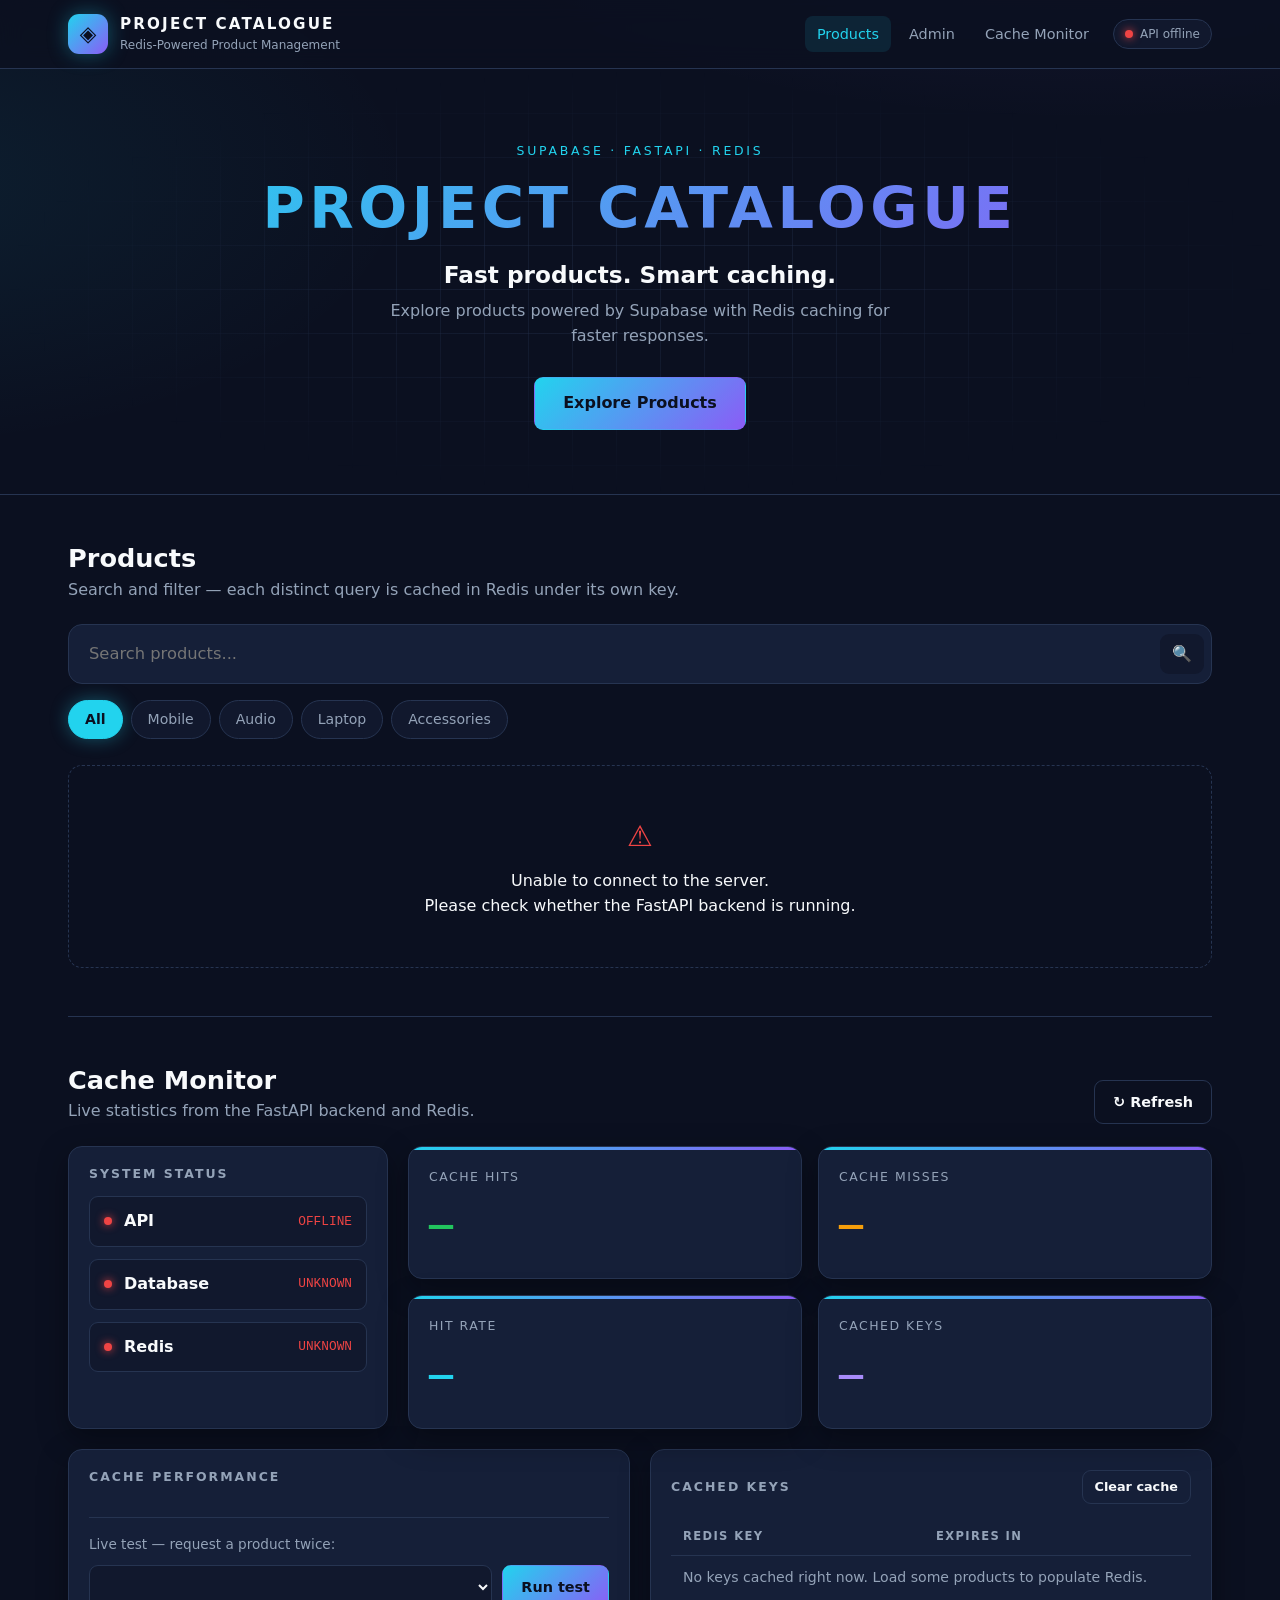
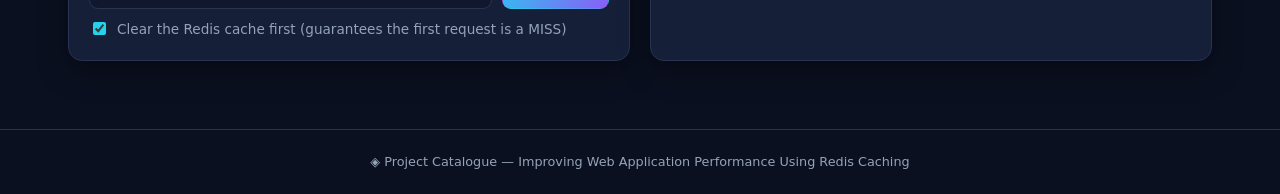
<file: frontend/index.html>
<!DOCTYPE html>
<html lang="en">
<head>
  <meta charset="UTF-8">
  <meta name="viewport" content="width=device-width, initial-scale=1.0">
  <title>Project Catalogue — Products</title>
  <link rel="stylesheet" href="css/style.css">
</head>
<body data-page="products">

  <header class="site-header">
    <div class="container header-inner">
      <a href="index.html" class="brand">
        <span class="brand-logo">◈</span>
        <span class="brand-text">
          <span class="brand-name">PROJECT CATALOGUE</span>
          <span class="brand-sub">Redis-Powered Product Management</span>
        </span>
      </a>
      <nav class="nav">
        <a href="index.html#products" data-nav="products">Products</a>
        <a href="admin.html" data-nav="admin">Admin</a>
        <a href="index.html#cache-monitor" data-nav="cache">Cache Monitor</a>
        <span class="status-pill" id="header-status" title="Backend status">
          <span class="dot"></span><span class="label">Checking…</span>
        </span>
      </nav>
    </div>
  </header>

  <section class="hero">
    <div class="container hero-inner">
      <p class="eyebrow">Supabase · FastAPI · Redis</p>
      <h1>PROJECT CATALOGUE</h1>
      <p class="hero-tagline">Fast products. Smart caching.</p>
      <p class="hero-copy">Explore products powered by Supabase with Redis caching for faster responses.</p>
      <a href="#products" class="btn btn-primary btn-lg">Explore Products</a>
    </div>
  </section>

  <main class="container">

    <!-- ============ PRODUCTS ============ -->
    <section id="products" class="section">
      <div class="section-head">
        <div>
          <h2>Products</h2>
          <p class="muted">Search and filter — each distinct query is cached in Redis under its own key.</p>
        </div>
        <div class="cache-strip" id="list-cache" hidden></div>
      </div>

      <form class="search-bar" id="search-form" role="search">
        <input type="search" id="search-input" placeholder="Search products..." autocomplete="off" aria-label="Search products">
        <button type="submit" class="search-btn" aria-label="Search">🔍</button>
      </form>

      <div class="filters" id="category-filters" role="tablist" aria-label="Category filters"></div>

      <div class="product-grid" id="product-grid"></div>
    </section>

    <!-- ============ CACHE MONITOR ============ -->
    <section id="cache-monitor" class="section">
      <div class="section-head">
        <div>
          <h2>Cache Monitor</h2>
          <p class="muted">Live statistics from the FastAPI backend and Redis.</p>
        </div>
        <button class="btn btn-ghost" id="refresh-stats">↻ Refresh</button>
      </div>

      <div class="monitor-layout">
        <div class="panel">
          <h3 class="panel-title">System Status</h3>
          <ul class="status-list" id="system-status">
            <li><span class="dot"></span><span class="status-name">API</span><span class="status-value">—</span></li>
            <li><span class="dot"></span><span class="status-name">Database</span><span class="status-value">—</span></li>
            <li><span class="dot"></span><span class="status-name">Redis</span><span class="status-value">—</span></li>
          </ul>
        </div>

        <div class="stats-grid" id="stats-grid">
          <div class="stat-card"><span class="stat-label">Cache Hits</span><span class="stat-value hit" data-stat="hits">—</span></div>
          <div class="stat-card"><span class="stat-label">Cache Misses</span><span class="stat-value miss" data-stat="misses">—</span></div>
          <div class="stat-card"><span class="stat-label">Hit Rate</span><span class="stat-value accent" data-stat="hit_rate">—</span></div>
          <div class="stat-card"><span class="stat-label">Cached Keys</span><span class="stat-value violet" data-stat="cached_keys">—</span></div>
        </div>
      </div>

      <div class="monitor-layout two">
        <div class="panel">
          <div class="panel-head">
            <h3 class="panel-title">Cache Performance</h3>
          </div>
          <div id="perf-demo" class="perf-demo"></div>
          <div class="perf-controls">
            <label for="perf-product" class="muted small">Live test — request a product twice:</label>
            <div class="perf-row">
              <select id="perf-product" class="input"></select>
              <button class="btn btn-primary" id="run-test">Run test</button>
            </div>
            <label class="check small">
              <input type="checkbox" id="perf-flush" checked>
              Clear the Redis cache first (guarantees the first request is a MISS)
            </label>
          </div>
        </div>

        <div class="panel">
          <div class="panel-head">
            <h3 class="panel-title">Cached Keys <span class="muted small" id="ttl-info"></span></h3>
            <button class="btn btn-ghost btn-sm btn-danger-ghost" id="flush-cache">Clear cache</button>
          </div>
          <div class="keys-wrap">
            <table class="keys-table">
              <thead><tr><th>Redis key</th><th>Expires in</th></tr></thead>
              <tbody id="keys-body"></tbody>
            </table>
          </div>
        </div>
      </div>
    </section>
  </main>

  <footer class="site-footer">
    <div class="container">◈ Project Catalogue — Improving Web Application Performance Using Redis Caching</div>
  </footer>

  <div class="toast" id="toast" role="status" aria-live="polite"></div>

  <script src="js/config.js"></script>
  <script src="js/app.js"></script>
</body>
</html>
</file>
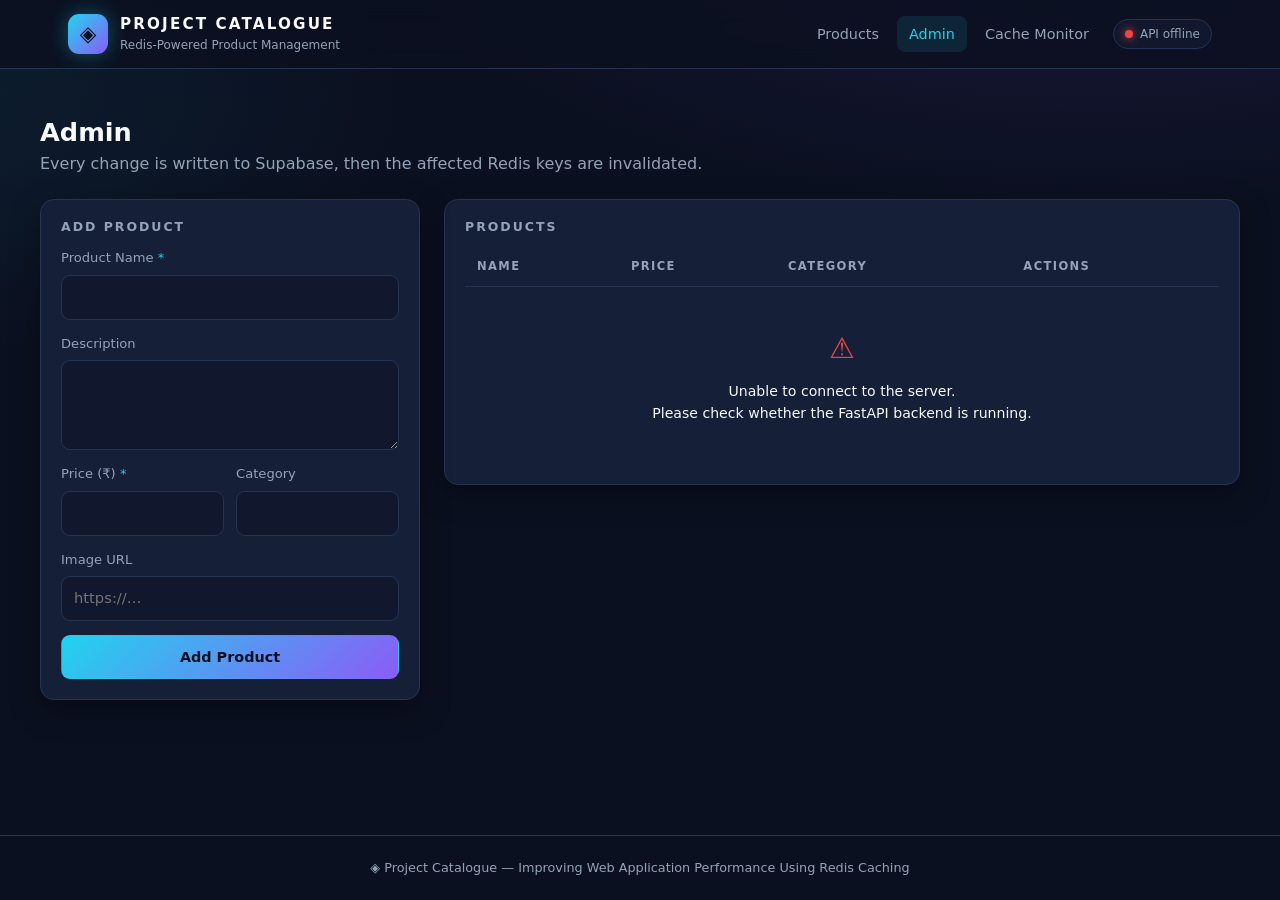
<file: frontend/admin.html>
<!DOCTYPE html>
<html lang="en">
<head>
  <meta charset="UTF-8">
  <meta name="viewport" content="width=device-width, initial-scale=1.0">
  <title>Project Catalogue — Admin</title>
  <link rel="stylesheet" href="css/style.css">
</head>
<body data-page="admin">

  <header class="site-header">
    <div class="container header-inner">
      <a href="index.html" class="brand">
        <span class="brand-logo">◈</span>
        <span class="brand-text">
          <span class="brand-name">PROJECT CATALOGUE</span>
          <span class="brand-sub">Redis-Powered Product Management</span>
        </span>
      </a>
      <nav class="nav">
        <a href="index.html#products" data-nav="products">Products</a>
        <a href="admin.html" data-nav="admin">Admin</a>
        <a href="index.html#cache-monitor" data-nav="cache">Cache Monitor</a>
        <span class="status-pill" id="header-status" title="Backend status">
          <span class="dot"></span><span class="label">Checking…</span>
        </span>
      </nav>
    </div>
  </header>

  <main class="container section">
    <div class="section-head">
      <div>
        <h2>Admin</h2>
        <p class="muted">Every change is written to Supabase, then the affected Redis keys are invalidated.</p>
      </div>
    </div>

    <div class="admin-layout">
      <form class="panel admin-form" id="product-form" novalidate>
        <h3 class="panel-title" id="form-title">Add Product</h3>
        <input type="hidden" id="product-id">

        <label class="field">
          <span>Product Name <em>*</em></span>
          <input class="input" id="name" maxlength="100" required>
        </label>

        <label class="field">
          <span>Description</span>
          <textarea class="input" id="description" rows="3"></textarea>
        </label>

        <div class="field-row">
          <label class="field">
            <span>Price (₹) <em>*</em></span>
            <input class="input" id="price" type="number" min="0" step="0.01" required>
          </label>
          <label class="field">
            <span>Category</span>
            <input class="input" id="category" maxlength="50" list="category-options">
            <datalist id="category-options">
              <option value="Mobile"></option>
              <option value="Audio"></option>
              <option value="Laptop"></option>
              <option value="Accessories"></option>
            </datalist>
          </label>
        </div>

        <label class="field">
          <span>Image URL</span>
          <input class="input" id="image_url" type="url" placeholder="https://…">
        </label>

        <p class="form-error" id="form-error" hidden></p>

        <div class="form-actions">
          <button type="submit" class="btn btn-primary" id="submit-btn">Add Product</button>
          <button type="button" class="btn btn-ghost" id="cancel-edit" hidden>Cancel</button>
        </div>

        <div class="invalidation" id="invalidation" hidden></div>
      </form>

      <div class="panel table-panel">
        <div class="panel-head">
          <h3 class="panel-title">Products</h3>
          <div class="cache-strip" id="list-cache" hidden></div>
        </div>
        <div class="table-wrap">
          <table class="product-table">
            <thead>
              <tr><th>Name</th><th>Price</th><th>Category</th><th class="actions-col">Actions</th></tr>
            </thead>
            <tbody id="product-rows"></tbody>
          </table>
        </div>
      </div>
    </div>
  </main>

  <footer class="site-footer">
    <div class="container">◈ Project Catalogue — Improving Web Application Performance Using Redis Caching</div>
  </footer>

  <div class="toast" id="toast" role="status" aria-live="polite"></div>

  <script src="js/config.js"></script>
  <script src="js/app.js"></script>
  <script src="js/admin.js"></script>
</body>
</html>
</file>
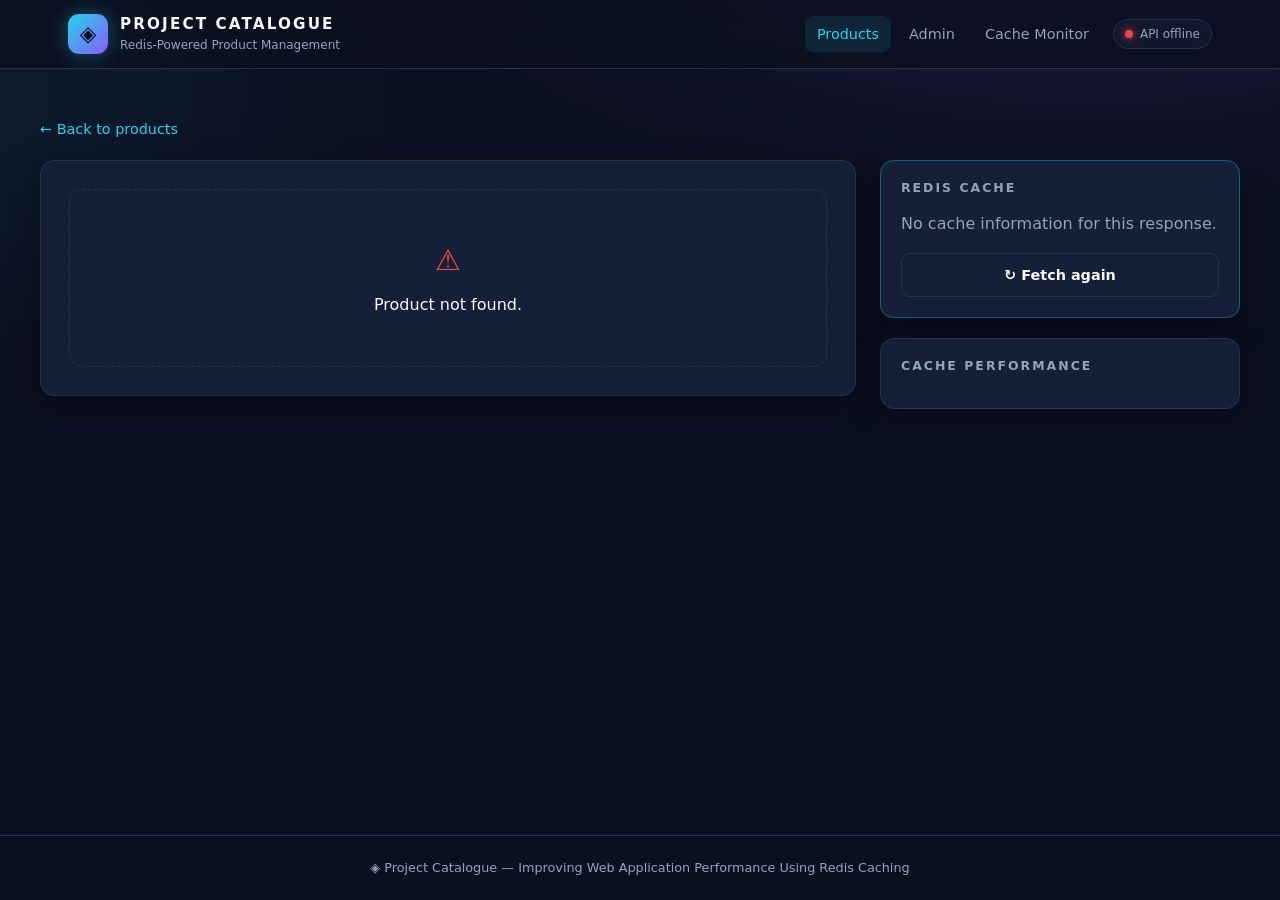
<file: frontend/product.html>
<!DOCTYPE html>
<html lang="en">
<head>
  <meta charset="UTF-8">
  <meta name="viewport" content="width=device-width, initial-scale=1.0">
  <title>Project Catalogue — Product</title>
  <link rel="stylesheet" href="css/style.css">
</head>
<body data-page="product">

  <header class="site-header">
    <div class="container header-inner">
      <a href="index.html" class="brand">
        <span class="brand-logo">◈</span>
        <span class="brand-text">
          <span class="brand-name">PROJECT CATALOGUE</span>
          <span class="brand-sub">Redis-Powered Product Management</span>
        </span>
      </a>
      <nav class="nav">
        <a href="index.html#products" data-nav="products">Products</a>
        <a href="admin.html" data-nav="admin">Admin</a>
        <a href="index.html#cache-monitor" data-nav="cache">Cache Monitor</a>
        <span class="status-pill" id="header-status" title="Backend status">
          <span class="dot"></span><span class="label">Checking…</span>
        </span>
      </nav>
    </div>
  </header>

  <main class="container section">
    <a href="index.html#products" class="back-link">← Back to products</a>

    <div class="detail-layout">
      <article class="panel detail-card" id="product-detail"></article>

      <aside class="detail-side">
        <div class="panel cache-card" id="cache-card">
          <h3 class="panel-title">Redis Cache</h3>
          <div class="cache-card-body" id="cache-card-body">
            <p class="muted">Waiting for the first request…</p>
          </div>
          <button class="btn btn-ghost btn-block" id="refetch">↻ Fetch again</button>
        </div>

        <div class="panel">
          <h3 class="panel-title">Cache Performance</h3>
          <div id="perf-demo" class="perf-demo"></div>
        </div>
      </aside>
    </div>
  </main>

  <footer class="site-footer">
    <div class="container">◈ Project Catalogue — Improving Web Application Performance Using Redis Caching</div>
  </footer>

  <div class="toast" id="toast" role="status" aria-live="polite"></div>

  <script src="js/config.js"></script>
  <script src="js/app.js"></script>
  <script src="js/product.js"></script>
</body>
</html>
</file>
<file: frontend/css/style.css>
/* =====================================================================
   Project Catalogue — dark technical dashboard theme
   ===================================================================== */

:root {
  --bg: #0B1020;
  --bg-2: #11182D;
  --card: #151F38;
  --cyan: #22D3EE;
  --violet: #8B5CF6;
  --hit: #22C55E;
  --miss: #F59E0B;
  --error: #EF4444;
  --text: #F8FAFC;
  --text-2: #94A3B8;
  --border: #263451;

  --gradient: linear-gradient(135deg, var(--cyan), var(--violet));
  --radius: 14px;
  --radius-sm: 9px;
  --shadow: 0 10px 30px rgba(0, 0, 0, 0.35);
  --font: "Segoe UI", system-ui, -apple-system, Roboto, "Helvetica Neue", Arial, sans-serif;
  --mono: "Cascadia Code", "JetBrains Mono", Consolas, "SFMono-Regular", Menlo, monospace;
}

*,
*::before,
*::after {
  box-sizing: border-box;
}

html {
  scroll-behavior: smooth;
}

body {
  margin: 0;
  min-height: 100vh;
  display: flex;
  flex-direction: column;
  background:
    radial-gradient(1200px 500px at 85% -10%, rgba(139, 92, 246, 0.12), transparent 60%),
    radial-gradient(900px 450px at -10% 10%, rgba(34, 211, 238, 0.08), transparent 60%),
    var(--bg);
  color: var(--text);
  font-family: var(--font);
  line-height: 1.55;
}

main {
  flex: 1;
}

a {
  color: var(--cyan);
  text-decoration: none;
}

h1, h2, h3 {
  margin: 0;
  line-height: 1.2;
}

code {
  font-family: var(--mono);
  font-size: 0.85em;
  color: var(--cyan);
  background: rgba(34, 211, 238, 0.08);
  padding: 0.1em 0.4em;
  border-radius: 5px;
  word-break: break-all;
}

.container {
  width: 100%;
  max-width: 1200px;
  margin: 0 auto;
  padding: 0 16px;
}

@media (min-width: 720px) {
  .container { padding: 0 28px; }
}

.muted { color: var(--text-2); }
.small { font-size: 0.85rem; }

/* ---------------- Header ---------------- */
.site-header {
  position: sticky;
  top: 0;
  z-index: 50;
  background: rgba(11, 16, 32, 0.82);
  backdrop-filter: blur(12px);
  border-bottom: 1px solid var(--border);
}

.header-inner {
  display: flex;
  align-items: center;
  justify-content: space-between;
  gap: 16px;
  min-height: 68px;
  flex-wrap: wrap;
  padding-top: 10px;
  padding-bottom: 10px;
}

.brand {
  display: flex;
  align-items: center;
  gap: 12px;
  color: var(--text);
}

.brand-logo {
  display: grid;
  place-items: center;
  width: 40px;
  height: 40px;
  border-radius: 11px;
  font-size: 1.35rem;
  color: var(--bg);
  background: var(--gradient);
  box-shadow: 0 0 20px rgba(34, 211, 238, 0.35);
}

.brand-text { display: flex; flex-direction: column; }
.brand-name { font-weight: 700; letter-spacing: 0.14em; font-size: 0.95rem; }
.brand-sub { font-size: 0.75rem; color: var(--text-2); }

.nav {
  display: flex;
  align-items: center;
  gap: 6px;
  flex-wrap: wrap;
}

.nav a {
  color: var(--text-2);
  padding: 7px 12px;
  border-radius: 8px;
  font-size: 0.9rem;
  font-weight: 500;
  transition: color 0.2s, background 0.2s;
}

.nav a:hover { color: var(--text); background: var(--bg-2); }
.nav a.active { color: var(--cyan); background: rgba(34, 211, 238, 0.1); }

.status-pill {
  display: inline-flex;
  align-items: center;
  gap: 7px;
  margin-left: 6px;
  padding: 5px 11px;
  border: 1px solid var(--border);
  border-radius: 999px;
  font-size: 0.75rem;
  color: var(--text-2);
  background: var(--bg-2);
}

/* status dots */
.dot {
  width: 8px;
  height: 8px;
  border-radius: 50%;
  background: var(--text-2);
  flex-shrink: 0;
}

.status-pill.ok .dot, .status-list .ok .dot { background: var(--hit); box-shadow: 0 0 8px var(--hit); }
.status-pill.warn .dot { background: var(--miss); box-shadow: 0 0 8px var(--miss); }
.status-pill.down .dot, .status-list .down .dot { background: var(--error); box-shadow: 0 0 8px var(--error); }

/* ---------------- Hero ---------------- */
.hero {
  position: relative;
  padding: 72px 0 64px;
  text-align: center;
  border-bottom: 1px solid var(--border);
  overflow: hidden;
}

.hero::before {
  content: "";
  position: absolute;
  inset: 0;
  background:
    linear-gradient(rgba(38, 52, 81, 0.35) 1px, transparent 1px),
    linear-gradient(90deg, rgba(38, 52, 81, 0.35) 1px, transparent 1px);
  background-size: 44px 44px;
  mask-image: radial-gradient(ellipse at center, black 20%, transparent 70%);
  -webkit-mask-image: radial-gradient(ellipse at center, black 20%, transparent 70%);
  pointer-events: none;
}

.hero-inner { position: relative; }

.eyebrow {
  margin: 0 0 14px;
  font-size: 0.78rem;
  letter-spacing: 0.22em;
  text-transform: uppercase;
  color: var(--cyan);
}

.hero h1 {
  font-size: clamp(2rem, 6vw, 3.6rem);
  letter-spacing: 0.08em;
  background: var(--gradient);
  -webkit-background-clip: text;
  background-clip: text;
  color: transparent;
}

.hero-tagline {
  margin: 14px 0 6px;
  font-size: clamp(1.1rem, 2.6vw, 1.45rem);
  font-weight: 600;
}

.hero-copy {
  max-width: 520px;
  margin: 0 auto 28px;
  color: var(--text-2);
}

/* ---------------- Buttons & inputs ---------------- */
.btn {
  display: inline-flex;
  align-items: center;
  justify-content: center;
  gap: 6px;
  padding: 10px 18px;
  border-radius: var(--radius-sm);
  border: 1px solid transparent;
  font: inherit;
  font-size: 0.9rem;
  font-weight: 600;
  cursor: pointer;
  transition: transform 0.15s, box-shadow 0.2s, background 0.2s, border-color 0.2s, color 0.2s;
}

.btn:disabled { opacity: 0.55; cursor: not-allowed; }
.btn:not(:disabled):active { transform: translateY(1px); }

.btn-primary {
  background: var(--gradient);
  color: var(--bg);
}
.btn-primary:not(:disabled):hover { box-shadow: 0 6px 24px rgba(34, 211, 238, 0.35); }

.btn-ghost {
  background: transparent;
  color: var(--text);
  border-color: var(--border);
}
.btn-ghost:not(:disabled):hover { border-color: var(--cyan); color: var(--cyan); }

.btn-danger {
  background: rgba(239, 68, 68, 0.12);
  color: var(--error);
  border-color: rgba(239, 68, 68, 0.35);
}
.btn-danger:not(:disabled):hover { background: var(--error); color: var(--text); }
.btn-danger-ghost:not(:disabled):hover { border-color: var(--error); color: var(--error); }

.btn-lg { padding: 13px 28px; font-size: 1rem; }
.btn-sm { padding: 6px 12px; font-size: 0.8rem; }
.btn-block { width: 100%; }

.input {
  width: 100%;
  padding: 10px 12px;
  border-radius: var(--radius-sm);
  border: 1px solid var(--border);
  background: var(--bg-2);
  color: var(--text);
  font: inherit;
  font-size: 0.92rem;
  transition: border-color 0.2s, box-shadow 0.2s;
}

.input:focus {
  outline: none;
  border-color: var(--cyan);
  box-shadow: 0 0 0 3px rgba(34, 211, 238, 0.15);
}

textarea.input { resize: vertical; }

/* ---------------- Sections & panels ---------------- */
.section { padding: 48px 0; }
.section + .section { border-top: 1px solid var(--border); }

.section-head {
  display: flex;
  align-items: flex-end;
  justify-content: space-between;
  gap: 16px;
  flex-wrap: wrap;
  margin-bottom: 22px;
}

.section-head h2 { font-size: 1.6rem; }
.section-head p { margin: 4px 0 0; }

.panel {
  background: var(--card);
  border: 1px solid var(--border);
  border-radius: var(--radius);
  padding: 20px;
  box-shadow: var(--shadow);
  min-width: 0;
}

.panel-head {
  display: flex;
  align-items: center;
  justify-content: space-between;
  gap: 12px;
  margin-bottom: 14px;
}

.panel-title {
  font-size: 0.78rem;
  letter-spacing: 0.16em;
  text-transform: uppercase;
  color: var(--text-2);
  margin-bottom: 14px;
}
.panel-head .panel-title { margin-bottom: 0; }

/* ---------------- Search & filters ---------------- */
.search-bar {
  position: relative;
  margin-bottom: 16px;
}

.search-bar input {
  width: 100%;
  padding: 16px 60px 16px 20px;
  border-radius: var(--radius);
  border: 1px solid var(--border);
  background: var(--card);
  color: var(--text);
  font: inherit;
  font-size: 1.02rem;
  transition: border-color 0.2s, box-shadow 0.2s;
}

.search-bar input:focus {
  outline: none;
  border-color: var(--cyan);
  box-shadow: 0 0 0 4px rgba(34, 211, 238, 0.12), 0 0 30px rgba(34, 211, 238, 0.12);
}

.search-btn {
  position: absolute;
  right: 8px;
  top: 50%;
  transform: translateY(-50%);
  width: 44px;
  height: 40px;
  border: 0;
  border-radius: var(--radius-sm);
  background: var(--bg-2);
  cursor: pointer;
  font-size: 1rem;
}
.search-btn:hover { background: rgba(34, 211, 238, 0.15); }

.filters {
  display: flex;
  flex-wrap: wrap;
  gap: 8px;
  margin-bottom: 26px;
}

.filter-btn {
  padding: 8px 16px;
  border-radius: 999px;
  border: 1px solid var(--border);
  background: var(--bg-2);
  color: var(--text-2);
  font: inherit;
  font-size: 0.88rem;
  cursor: pointer;
  transition: all 0.2s;
}
.filter-btn:hover { color: var(--text); border-color: var(--cyan); }
.filter-btn.active {
  color: var(--bg);
  background: var(--cyan);
  border-color: var(--cyan);
  font-weight: 600;
  box-shadow: 0 0 18px rgba(34, 211, 238, 0.35);
}

/* ---------------- Cache badges ---------------- */
.cache-strip {
  display: flex;
  align-items: center;
  flex-wrap: wrap;
  gap: 10px;
  padding: 8px 12px;
  border: 1px solid var(--border);
  border-radius: var(--radius-sm);
  background: var(--bg-2);
  font-size: 0.82rem;
}
.cache-strip[hidden] { display: none; }
.strip-time { font-family: var(--mono); color: var(--text); }
.strip-key { font-size: 0.78rem; }

.cache-badge {
  display: inline-flex;
  align-items: center;
  gap: 6px;
  padding: 3px 10px;
  border-radius: 999px;
  font-size: 0.72rem;
  font-weight: 700;
  letter-spacing: 0.08em;
}
.cache-badge.hit { color: var(--hit); background: rgba(34, 197, 94, 0.12); }
.cache-badge.miss { color: var(--miss); background: rgba(245, 158, 11, 0.12); }
.cache-badge.hit .dot { background: var(--hit); }
.cache-badge.miss .dot { background: var(--miss); }

/* ---------------- Product grid & cards ---------------- */
.product-grid {
  display: grid;
  grid-template-columns: repeat(auto-fill, minmax(240px, 1fr));
  gap: 20px;
}

.product-card {
  display: flex;
  flex-direction: column;
  background: var(--card);
  border: 1px solid var(--border);
  border-radius: var(--radius);
  overflow: hidden;
  color: var(--text);
  box-shadow: var(--shadow);
  transition: transform 0.25s, border-color 0.25s, box-shadow 0.25s;
}

.product-card:hover {
  transform: translateY(-5px);
  border-color: rgba(34, 211, 238, 0.55);
  box-shadow: 0 16px 40px rgba(0, 0, 0, 0.45), 0 0 0 1px rgba(34, 211, 238, 0.15);
}

.card-media {
  aspect-ratio: 4 / 3;
  background: var(--bg-2);
  border-bottom: 1px solid var(--border);
  overflow: hidden;
}

.card-media img,
.detail-media img {
  width: 100%;
  height: 100%;
  object-fit: cover;
  display: block;
}

.card-body {
  display: flex;
  flex-direction: column;
  gap: 8px;
  padding: 16px 18px 18px;
  flex: 1;
}

.card-title { font-size: 1.05rem; }

.card-desc {
  margin: 0;
  color: var(--text-2);
  font-size: 0.88rem;
  display: -webkit-box;
  -webkit-line-clamp: 2;
  -webkit-box-orient: vertical;
  overflow: hidden;
}

.tag {
  align-self: flex-start;
  display: inline-block;
  padding: 2px 10px;
  border-radius: 999px;
  font-size: 0.75rem;
  color: #C4B5FD;
  background: rgba(139, 92, 246, 0.14);
  border: 1px solid rgba(139, 92, 246, 0.3);
}

.card-foot {
  display: flex;
  align-items: center;
  justify-content: space-between;
  margin-top: auto;
  padding-top: 10px;
}

.price { font-weight: 700; font-family: var(--mono); color: var(--text); }
.price-lg { font-size: 1.5rem; color: var(--cyan); }

.card-link {
  font-size: 0.85rem;
  color: var(--cyan);
  transition: transform 0.2s;
}
.product-card:hover .card-link { transform: translateX(4px); }

/* image fallback */
.img-placeholder {
  width: 100%;
  height: 100%;
  min-height: 160px;
  display: flex;
  flex-direction: column;
  align-items: center;
  justify-content: center;
  gap: 6px;
  background:
    radial-gradient(circle at 50% 40%, rgba(34, 211, 238, 0.12), transparent 60%),
    linear-gradient(135deg, var(--bg-2), var(--bg));
}
.ph-logo {
  font-size: 2.2rem;
  background: var(--gradient);
  -webkit-background-clip: text;
  background-clip: text;
  color: transparent;
}
.ph-text { font-size: 0.7rem; letter-spacing: 0.2em; color: var(--text-2); }

/* ---------------- Loading / empty / error states ---------------- */
.state {
  grid-column: 1 / -1;
  display: flex;
  flex-direction: column;
  align-items: center;
  gap: 10px;
  padding: 48px 16px;
  text-align: center;
  color: var(--text-2);
  border: 1px dashed var(--border);
  border-radius: var(--radius);
}
.state p { margin: 0; }
.state-icon { font-size: 1.8rem; color: var(--cyan); }
.state-error .state-icon { color: var(--error); }
.state-error p { color: var(--text); }

.spinner {
  width: 34px;
  height: 34px;
  border-radius: 50%;
  border: 3px solid var(--border);
  border-top-color: var(--cyan);
  border-right-color: var(--violet);
  animation: spin 0.8s linear infinite;
}

@keyframes spin { to { transform: rotate(360deg); } }

/* ---------------- Cache monitor ---------------- */
.monitor-layout {
  display: grid;
  gap: 20px;
  margin-bottom: 20px;
}

@media (min-width: 860px) {
  .monitor-layout { grid-template-columns: 320px 1fr; }
  .monitor-layout.two { grid-template-columns: 1fr 1fr; }
}

.status-list {
  list-style: none;
  margin: 0;
  padding: 0;
  display: grid;
  gap: 12px;
}
.status-list li {
  display: flex;
  align-items: center;
  gap: 12px;
  padding: 12px 14px;
  border-radius: var(--radius-sm);
  background: var(--bg-2);
  border: 1px solid var(--border);
}
.status-name { font-weight: 600; flex: 1; }
.status-value { font-family: var(--mono); font-size: 0.8rem; color: var(--text-2); }
.status-list .ok .status-value { color: var(--hit); }
.status-list .down .status-value { color: var(--error); }

.stats-grid {
  display: grid;
  grid-template-columns: repeat(2, minmax(0, 1fr));
  gap: 16px;
}

.stat-card {
  position: relative;
  display: flex;
  flex-direction: column;
  justify-content: space-between;
  gap: 10px;
  padding: 20px;
  border-radius: var(--radius);
  background: var(--card);
  border: 1px solid var(--border);
  box-shadow: var(--shadow);
  overflow: hidden;
}
.stat-card::before {
  content: "";
  position: absolute;
  inset: 0 0 auto 0;
  height: 3px;
  background: var(--gradient);
}
.stat-label { font-size: 0.78rem; letter-spacing: 0.12em; text-transform: uppercase; color: var(--text-2); }
.stat-value { font-size: clamp(1.8rem, 4vw, 2.5rem); font-weight: 700; font-family: var(--mono); }
.stat-value.hit { color: var(--hit); }
.stat-value.miss { color: var(--miss); }
.stat-value.accent { color: var(--cyan); }
.stat-value.violet { color: #A78BFA; }

/* performance demo */
.perf-demo { display: flex; flex-direction: column; gap: 8px; }

.perf-step {
  display: grid;
  grid-template-columns: 1fr auto;
  grid-template-areas: "label badge" "time source";
  align-items: center;
  gap: 6px 12px;
  padding: 14px 16px;
  border-radius: var(--radius-sm);
  background: var(--bg-2);
  border: 1px solid var(--border);
  border-left: 3px solid var(--miss);
}
.perf-step.hit { border-left-color: var(--hit); }
.perf-label { grid-area: label; font-weight: 600; }
.perf-step .cache-badge { grid-area: badge; justify-self: end; }
.perf-time { grid-area: time; font-family: var(--mono); font-size: 1.5rem; font-weight: 700; }
.perf-step.miss .perf-time { color: var(--miss); }
.perf-step.hit .perf-time { color: var(--hit); }
.perf-source { grid-area: source; justify-self: end; font-size: 0.8rem; color: var(--text-2); }
.perf-arrow { text-align: center; color: var(--cyan); font-size: 1.2rem; }
.perf-summary { margin: 6px 0 0; }
.perf-summary strong { color: var(--cyan); }
.perf-demo p { margin: 4px 0; }

.perf-controls {
  margin-top: 18px;
  padding-top: 16px;
  border-top: 1px solid var(--border);
  display: grid;
  gap: 10px;
}
.perf-row { display: flex; gap: 10px; }
.perf-row .input { flex: 1; min-width: 0; }

.check {
  display: flex;
  align-items: flex-start;
  gap: 8px;
  color: var(--text-2);
  cursor: pointer;
}
.check input { accent-color: var(--cyan); margin-top: 3px; }

/* keys table */
.keys-wrap { max-height: 340px; overflow: auto; }
.keys-table, .product-table { width: 100%; border-collapse: collapse; font-size: 0.88rem; }
.keys-table th, .product-table th {
  text-align: left;
  padding: 10px 12px;
  font-size: 0.72rem;
  letter-spacing: 0.12em;
  text-transform: uppercase;
  color: var(--text-2);
  border-bottom: 1px solid var(--border);
  position: sticky;
  top: 0;
  background: var(--card);
}
.keys-table td, .product-table td { padding: 11px 12px; border-bottom: 1px solid var(--border); vertical-align: middle; }
.keys-table tr:last-child td, .product-table tr:last-child td { border-bottom: 0; }
.keys-table .ttl { font-family: var(--mono); color: var(--miss); white-space: nowrap; }

/* ---------------- Product details ---------------- */
.back-link { display: inline-block; margin-bottom: 20px; font-size: 0.9rem; }
.back-link:hover { text-decoration: underline; }

.detail-layout {
  display: grid;
  gap: 24px;
  align-items: start;
}

@media (min-width: 900px) {
  .detail-layout { grid-template-columns: minmax(0, 1fr) 360px; }
}

.detail-card { padding: 28px; }
.detail-title { font-size: clamp(1.6rem, 4vw, 2.3rem); margin-bottom: 20px; }

.detail-media {
  aspect-ratio: 16 / 10;
  border-radius: var(--radius-sm);
  overflow: hidden;
  border: 1px solid var(--border);
  background: var(--bg-2);
  margin-bottom: 20px;
}

.detail-desc { color: var(--text-2); font-size: 1.02rem; margin: 0 0 20px; }

.detail-meta, .cache-meta { margin: 0; display: grid; gap: 14px; }
.detail-meta { grid-template-columns: repeat(auto-fit, minmax(140px, 1fr)); }
.detail-meta dt, .cache-meta dt {
  font-size: 0.72rem;
  letter-spacing: 0.14em;
  text-transform: uppercase;
  color: var(--text-2);
  margin-bottom: 4px;
}
.detail-meta dd, .cache-meta dd { margin: 0; }

.detail-side { display: grid; gap: 20px; }

.cache-card { border-color: rgba(34, 211, 238, 0.35); }
.cache-card-body { margin-bottom: 16px; }

.cache-status {
  display: flex;
  align-items: center;
  gap: 10px;
  padding: 14px 16px;
  margin-bottom: 18px;
  border-radius: var(--radius-sm);
  font-weight: 800;
  letter-spacing: 0.1em;
  font-size: 1.15rem;
}
.cache-status .dot { width: 11px; height: 11px; }
.cache-status.hit { color: var(--hit); background: rgba(34, 197, 94, 0.1); border: 1px solid rgba(34, 197, 94, 0.35); }
.cache-status.hit .dot { background: var(--hit); box-shadow: 0 0 10px var(--hit); }
.cache-status.miss { color: var(--miss); background: rgba(245, 158, 11, 0.1); border: 1px solid rgba(245, 158, 11, 0.35); }
.cache-status.miss .dot { background: var(--miss); box-shadow: 0 0 10px var(--miss); }

.cache-meta .big { font-family: var(--mono); font-size: 1.6rem; font-weight: 700; }

.pulse { animation: pulse 1.8s ease-in-out infinite; }
@keyframes pulse { 50% { opacity: 0.35; } }

/* ---------------- Admin ---------------- */
.admin-layout {
  display: grid;
  gap: 24px;
  align-items: start;
}

@media (min-width: 960px) {
  .admin-layout { grid-template-columns: 380px minmax(0, 1fr); }
  .admin-form { position: sticky; top: 92px; }
}

.admin-form { display: grid; gap: 14px; }
.admin-form .panel-title { margin-bottom: 0; }

.field { display: grid; gap: 6px; min-width: 0; }
.field > span { font-size: 0.82rem; color: var(--text-2); font-weight: 500; }
.field em { color: var(--cyan); font-style: normal; }
.field-row { display: grid; grid-template-columns: 1fr 1fr; gap: 12px; }

.form-error {
  margin: 0;
  padding: 10px 12px;
  border-radius: var(--radius-sm);
  background: rgba(239, 68, 68, 0.1);
  border: 1px solid rgba(239, 68, 68, 0.35);
  color: #FCA5A5;
  font-size: 0.88rem;
}
.form-error[hidden] { display: none; }

.form-actions { display: flex; gap: 10px; }
.form-actions .btn-primary { flex: 1; }
.form-actions [hidden] { display: none; }

.invalidation {
  display: flex;
  flex-wrap: wrap;
  gap: 6px;
  padding: 12px;
  border-radius: var(--radius-sm);
  background: var(--bg-2);
  border: 1px dashed rgba(139, 92, 246, 0.5);
}
.invalidation[hidden] { display: none; }
.inv-title {
  width: 100%;
  font-size: 0.72rem;
  letter-spacing: 0.12em;
  text-transform: uppercase;
  color: #A78BFA;
}
.invalidation code { color: var(--miss); background: rgba(245, 158, 11, 0.08); }

.table-wrap { overflow-x: auto; }
.product-table { min-width: 520px; }
.product-table tbody tr { transition: background 0.15s; }
.product-table tbody tr:hover { background: rgba(34, 211, 238, 0.04); }
.product-table td .state { border: 0; padding: 28px 8px; }
.row-name { color: var(--text); font-weight: 600; }
.row-name:hover { color: var(--cyan); }
.row-id { display: block; font-size: 0.75rem; color: var(--text-2); font-family: var(--mono); }
.actions-col { text-align: right; white-space: nowrap; }
.actions-col .btn + .btn { margin-left: 6px; }

/* ---------------- Toast & footer ---------------- */
.toast {
  position: fixed;
  left: 50%;
  bottom: 24px;
  transform: translate(-50%, 20px);
  max-width: calc(100% - 32px);
  padding: 12px 20px;
  border-radius: var(--radius-sm);
  background: var(--card);
  border: 1px solid var(--border);
  box-shadow: var(--shadow);
  font-size: 0.9rem;
  opacity: 0;
  pointer-events: none;
  transition: opacity 0.25s, transform 0.25s;
  z-index: 100;
}
.toast.show { opacity: 1; transform: translate(-50%, 0); }
.toast-success { border-color: var(--hit); }
.toast-error { border-color: var(--error); }

.site-footer {
  border-top: 1px solid var(--border);
  padding: 22px 0;
  text-align: center;
  font-size: 0.8rem;
  color: var(--text-2);
}

/* ---------------- Small screens ---------------- */
@media (max-width: 640px) {
  .header-inner { justify-content: center; }
  .nav { justify-content: center; }
  .status-pill { margin-left: 0; }
  .hero { padding: 52px 0 46px; }
  .section { padding: 36px 0; }
  .stats-grid { gap: 12px; }
  .stat-card { padding: 16px; }
  .field-row { grid-template-columns: 1fr; }
  .detail-card { padding: 20px; }
  .perf-row { flex-direction: column; }
}
</file>
